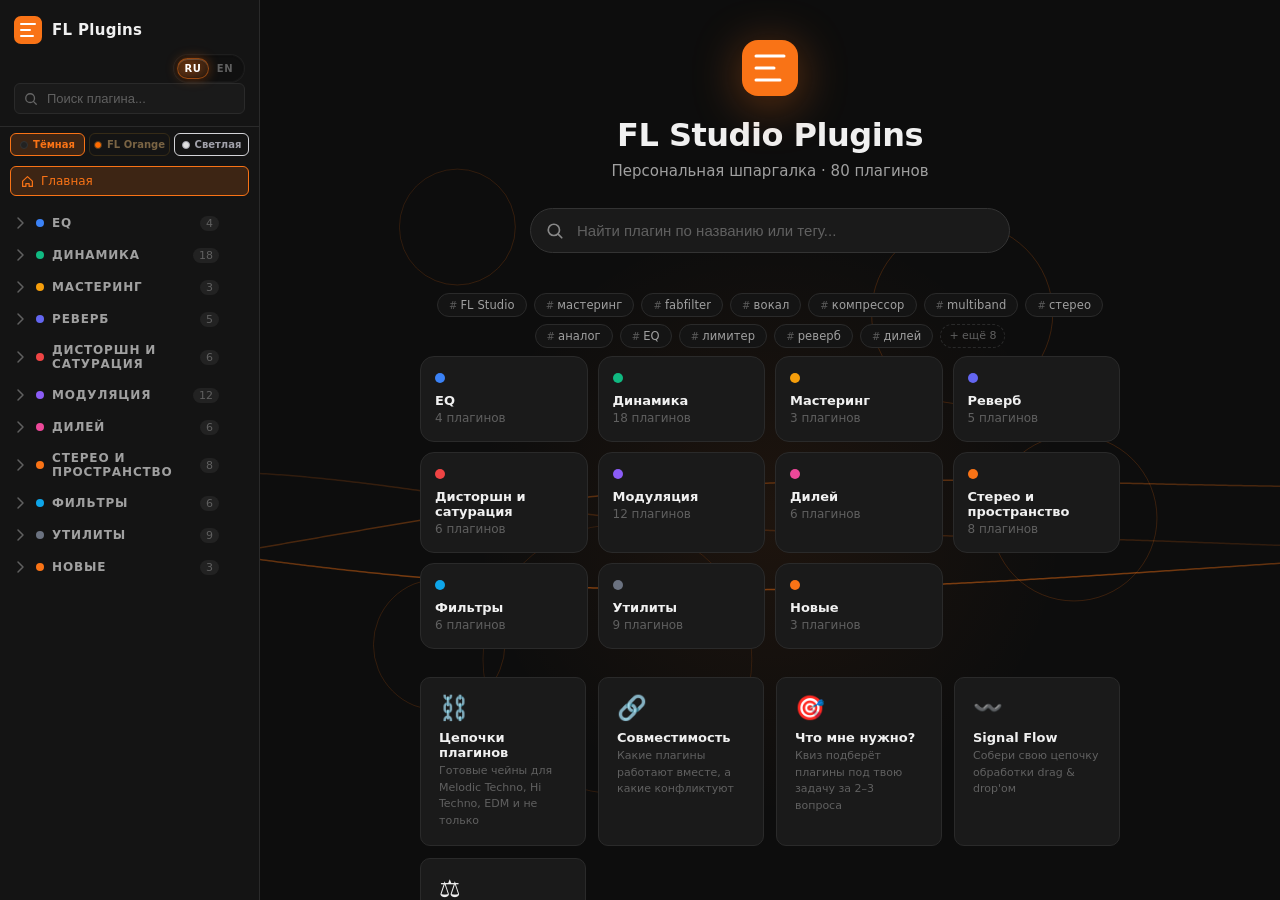
<file: index.html>
<!DOCTYPE html>
<html lang="ru">
<head>
  <meta charset="UTF-8">
  <meta name="viewport" content="width=device-width, initial-scale=1.0">
  <title>FL Studio — Plugin Cheatsheet</title>
  <link rel="stylesheet" href="css/styles.css">
</head>
<body>

  <!-- ===== MOBILE TOPBAR ===== -->
  <button id="mobile-menu-btn" aria-label="Меню" onclick="toggleSidebar()">
    <svg width="20" height="20" viewBox="0 0 16 16" fill="none">
      <path d="M2 4h12M2 8h12M2 12h12" stroke="currentColor" stroke-width="1.6" stroke-linecap="round"/>
    </svg>
  </button>
  <div id="sidebar-overlay" onclick="closeSidebar()"></div>

  <!-- ===== SIDEBAR ===== -->
  <aside id="sidebar">
    <div class="sidebar-top">
      <button id="sidebar-close-btn" aria-label="Закрыть меню" onclick="closeSidebar()">
        <svg width="16" height="16" viewBox="0 0 16 16" fill="none">
          <path d="M3 3l10 10M13 3L3 13" stroke="currentColor" stroke-width="1.6" stroke-linecap="round"/>
        </svg>
      </button>
      <div class="logo" onclick="goHome()" title="На главную" style="cursor:pointer">
        <svg width="28" height="28" viewBox="0 0 28 28" fill="none">
          <rect width="28" height="28" rx="7" fill="#F97316"/>
          <path d="M7 8h14M7 14h9M7 20h12" stroke="#fff" stroke-width="2" stroke-linecap="round"/>
        </svg>
        <span>FL Plugins</span>
      </div>
      <div class="lang-switch" id="lang-switch">
        <div class="lang-switch-thumb"></div>
        <button class="lang-switch-opt" id="lang-btn-ru" onclick="setLang('ru')">RU</button>
        <button class="lang-switch-opt" id="lang-btn-en" onclick="setLang('en')">EN</button>
      </div>
      <div class="sidebar-search-wrap">
        <svg class="search-icon" width="14" height="14" viewBox="0 0 16 16" fill="none">
          <circle cx="7" cy="7" r="5" stroke="#666" stroke-width="1.5"/>
          <path d="M11 11l3 3" stroke="#666" stroke-width="1.5" stroke-linecap="round"/>
        </svg>
        <input type="text" id="sidebar-search" placeholder="Поиск плагина...">
      </div>
    </div>

    <div class="sidebar-home-wrap">
      <button class="sidebar-home-btn" id="sidebar-home-btn" onclick="goHome()">
        <svg width="13" height="13" viewBox="0 0 16 16" fill="none">
          <path d="M2 7.5L8 2l6 5.5V14H10v-3.5H6V14H2V7.5z"
                stroke="currentColor" stroke-width="1.5"
                stroke-linejoin="round" stroke-linecap="round"/>
        </svg>
        Главная
      </button>
    </div>

    <nav id="plugin-tree">
      <!-- заполняется из app.js -->
    </nav>
  </aside>

  <!-- ===== MAIN ===== -->
  <main id="main">

    <!-- WELCOME SCREEN -->
    <div id="welcome">
      <canvas id="welcome-canvas"></canvas>
      <div class="welcome-glow"></div>
      <div class="welcome-inner">
        <div class="welcome-logo">
          <svg width="56" height="56" viewBox="0 0 56 56" fill="none">
            <rect width="56" height="56" rx="16" fill="#F97316"/>
            <path d="M14 16h28M14 28h18M14 40h24" stroke="#fff" stroke-width="3" stroke-linecap="round"/>
          </svg>
        </div>
        <h1>FL Studio Plugins</h1>
        <p>Персональная шпаргалка · <span id="total-count"></span> плагинов</p>
        <div class="welcome-search-wrap">
          <svg width="18" height="18" viewBox="0 0 16 16" fill="none">
            <circle cx="7" cy="7" r="5" stroke="#888" stroke-width="1.5"/>
            <path d="M11 11l3 3" stroke="#888" stroke-width="1.5" stroke-linecap="round"/>
          </svg>
          <input type="text" id="welcome-search" placeholder="Найти плагин по названию или тегу...">
        </div>
        <!-- Tag chips — заполняются из app.js -->
        <div id="tag-chips-wrap" class="tag-chips-wrap"></div>
        <div id="category-grid">
          <!-- карточки категорий из app.js -->
        </div>
      </div>
    </div>

    <!-- PLUGIN DETAIL -->
    <div id="plugin-detail" class="hidden">

      <div id="plugin-hero">
        <div id="plugin-hero-bg"></div>
        <div class="plugin-hero-content">
          <div id="plugin-icon-wrap">
            <!-- svg иконка из app.js -->
          </div>
          <div class="plugin-hero-meta">
            <div id="plugin-developer"></div>
            <h1 id="plugin-name"></h1>
            <p id="plugin-tagline"></p>
            <div id="plugin-badge-row"></div>
          </div>
        </div>
      </div>

      <div class="plugin-body">
        <div class="tabs" id="tabs">
          <button class="tab-btn active" data-tab="overview">Обзор</button>
          <button class="tab-btn" data-tab="guide">Полный гайд</button>
          <button class="tab-btn" data-tab="tips">Типсы и трюки</button>
          <button class="tab-btn" data-tab="params">Параметры</button>
          <button class="tab-btn tab-btn-forum" data-tab="forum">
            <svg width="11" height="11" viewBox="0 0 16 16" fill="none" style="margin-right:4px;vertical-align:-1px;flex-shrink:0">
              <path d="M2 3h12v8H9l-3 3v-3H2V3z" stroke="currentColor" stroke-width="1.5" stroke-linejoin="round"/>
            </svg>С форумов
          </button>
        </div>

        <div id="tab-overview" class="tab-pane active"></div>
        <div id="tab-guide"    class="tab-pane"></div>
        <div id="tab-tips"     class="tab-pane"></div>
        <div id="tab-params"   class="tab-pane"></div>
        <div id="tab-forum"    class="tab-pane"></div>
      </div>

    </div>

  </main>

  <!-- Sidebar hover tooltip -->
  <div id="sidebar-plugin-tooltip"></div>

  <script src="js/data.js"></script>
  <script src="js/chains.js"></script>
  <script src="js/chains.en.js"></script>
  <script src="js/lang.js"></script>
  <script src="js/data.en.js"></script>

  <script src="js/app/core.js"></script>
  <script src="js/app/helpers.js"></script>
  <script src="js/app/init.js"></script>
  <script src="js/app/tag-chips-welcome-canvas.js"></script>
  <script src="js/app/sidebar-categories.js"></script>
  <script src="js/app/category-screen-anim.js"></script>
  <script src="js/app/feature-screen.js"></script>
  <script src="js/app/chains-screen.js"></script>
  <script src="js/app/compat-quiz-screen.js"></script>
  <script src="js/app/plugin-detail.js"></script>
  <script src="js/app/tabs-search-screens.js"></script>
  <script src="js/app/keyboard-nav.js"></script>
  <script src="js/app/compare-screen.js"></script>
  <script src="js/app/param-animations.js"></script>
  <script src="js/app/signal-flow.js"></script>
  <script src="js/app/main.js"></script>
</body>
</html>
</file>
<file: css/styles.css>
/* ============================================================
   FL Studio Plugin Cheatsheet — Theme System
   ============================================================ */

/* ── Dark (default) ── */
:root,
[data-theme="dark"] {
  --bg:          #0d0d0d;
  --bg-2:        #141414;
  --bg-3:        #1a1a1a;
  --bg-4:        #222222;
  --border:      #2a2a2a;
  --border-2:    #333333;
  --text:        #f0f0f0;
  --text-2:      #a0a0a0;
  --text-3:      #606060;
  --accent:      #F97316;
  --accent-dim:  #c45d0f;
  --accent-glow: rgba(249,115,22,0.18);
  --hero-img-filter: brightness(0.9);
}

/* ── FL Studio Orange ── */
[data-theme="fl-orange"] {
  --bg:          #100e09;
  --bg-2:        #181408;
  --bg-3:        #201a0e;
  --bg-4:        #2a2214;
  --border:      #352b17;
  --border-2:    #4a3a20;
  --text:        #f5e8d0;
  --text-2:      #b89e78;
  --text-3:      #7a6444;
  --accent:      #FF6B00;
  --accent-dim:  #cc5500;
  --accent-glow: rgba(255,107,0,0.2);
  --hero-img-filter: brightness(0.85) sepia(0.15);
}

/* ── Light ── */
[data-theme="light"] {
  --bg:          #f4f4f5;
  --bg-2:        #ffffff;
  --bg-3:        #f0f0f1;
  --bg-4:        #e4e4e7;
  --border:      #d4d4d8;
  --border-2:    #a1a1aa;
  --text:        #18181b;
  --text-2:      #52525b;
  --text-3:      #a1a1aa;
  --accent:      #ea5c00;
  --accent-dim:  #c44d00;
  --accent-glow: rgba(234,92,0,0.12);
  --hero-img-filter: brightness(0.95) saturate(0.9);
}

:root {
  --radius-sm:   6px;
  --radius-md:   10px;
  --radius-lg:   14px;
  --sidebar-w:   260px;
  --transition:  0.18s ease;
}

*, *::before, *::after { box-sizing: border-box; margin: 0; padding: 0; }

html, body {
  height: 100%;
  background: var(--bg);
  color: var(--text);
  font-family: -apple-system, BlinkMacSystemFont, 'Segoe UI', system-ui, sans-serif;
  font-size: 14px;
  overflow: hidden;
}

/* ============================================================
   LAYOUT
   ============================================================ */

body { display: flex; height: 100vh; }

#sidebar {
  width: var(--sidebar-w);
  min-width: var(--sidebar-w);
  background: var(--bg-2);
  border-right: 1px solid var(--border);
  display: flex;
  flex-direction: column;
  overflow: hidden;
}

#main {
  flex: 1;
  overflow-y: auto;
  position: relative;
  background: var(--bg);
}

/* ============================================================
   SIDEBAR — TOP
   ============================================================ */

.sidebar-top {
  padding: 16px 14px 12px;
  border-bottom: 1px solid var(--border);
  flex-shrink: 0;
}

.logo {
  display: flex;
  align-items: center;
  gap: 10px;
  margin-bottom: 12px;
}

.logo span {
  font-size: 15px;
  font-weight: 600;
  color: var(--text);
  letter-spacing: 0.02em;
}

.sidebar-search-wrap {
  position: relative;
  clear: both;
}

.sidebar-search-wrap .search-icon {
  position: absolute;
  left: 10px;
  top: 50%;
  transform: translateY(-50%);
  pointer-events: none;
}

#sidebar-search {
  width: 100%;
  background: var(--bg-3);
  border: 1px solid var(--border);
  border-radius: var(--radius-sm);
  color: var(--text);
  font-size: 13px;
  padding: 7px 10px 7px 32px;
  outline: none;
  transition: border-color var(--transition);
}

#sidebar-search::placeholder { color: var(--text-3); }

#sidebar-search:focus {
  border-color: var(--accent);
}

/* ============================================================
   SIDEBAR — PLUGIN TREE
   ============================================================ */

#plugin-tree {
  flex: 1;
  overflow-y: auto;
  padding: 8px 0 16px;
}

#plugin-tree::-webkit-scrollbar { width: 4px; }
#plugin-tree::-webkit-scrollbar-track { background: transparent; }
#plugin-tree::-webkit-scrollbar-thumb { background: var(--bg-4); border-radius: 4px; }

/* Home button */
.sidebar-home-wrap {
  padding: 6px 10px 4px;
}

.sidebar-home-btn {
  display: flex;
  align-items: center;
  gap: 7px;
  width: 100%;
  padding: 7px 10px;
  background: var(--bg-3);
  border: 1px solid var(--border);
  border-radius: var(--radius-sm);
  color: var(--text-3);
  font-size: 12px;
  font-weight: 500;
  font-family: inherit;
  cursor: pointer;
  transition: all var(--transition);
  text-align: left;
}

.sidebar-home-btn:hover {
  background: var(--accent-glow);
  border-color: var(--accent);
  color: var(--accent);
}

.sidebar-home-btn.active {
  background: var(--accent-glow);
  border-color: var(--accent);
  color: var(--accent);
}

/* Category group */
.tree-category {
  margin-bottom: 2px;
}

.tree-cat-header {
  display: flex;
  align-items: center;
  gap: 8px;
  padding: 7px 14px;
  cursor: pointer;
  user-select: none;
  transition: background var(--transition);
  border-radius: 0;
}

.tree-cat-header:hover { background: var(--bg-3); }

.tree-cat-arrow {
  width: 14px;
  height: 14px;
  flex-shrink: 0;
  transition: transform 0.2s ease;
  color: var(--text-3);
}

.tree-category.open .tree-cat-arrow {
  transform: rotate(90deg);
}

.tree-cat-dot {
  width: 8px;
  height: 8px;
  border-radius: 50%;
  flex-shrink: 0;
}

.tree-cat-name {
  font-size: 12px;
  font-weight: 600;
  text-transform: uppercase;
  letter-spacing: 0.07em;
  color: var(--text-2);
  flex: 1;
}

/* Кнопка «открыть экран категории» в заголовке сайдбара */
.tree-cat-open-btn {
  opacity: 0;
  background: none;
  border: none;
  color: var(--text-3);
  cursor: pointer;
  padding: 2px 4px;
  border-radius: 4px;
  font-size: 12px;
  line-height: 1;
  transition: opacity 0.15s, color 0.15s, background 0.15s;
  flex-shrink: 0;
}
.tree-cat-header:hover .tree-cat-open-btn {
  opacity: 1;
}
.tree-cat-open-btn:hover {
  color: var(--accent);
  background: var(--accent-glow);
}

.tree-cat-count {
  font-size: 11px;
  color: var(--text-3);
  background: var(--bg-4);
  padding: 1px 6px;
  border-radius: 10px;
}

/* Plugin list inside category */
.tree-plugins {
  display: none;
  padding: 2px 0 4px 0;
}

.tree-category.open .tree-plugins { display: block; }

.tree-plugin {
  display: flex;
  align-items: center;
  gap: 8px;
  padding: 6px 14px 6px 36px;
  cursor: pointer;
  transition: background var(--transition);
  border-radius: 0;
  position: relative;
}

.tree-plugin:hover { background: var(--bg-3); }

.tree-plugin.active {
  background: var(--accent-glow);
}

.tree-plugin.active .tree-plugin-name {
  color: var(--accent);
}

.tree-plugin-name {
  font-size: 13px;
  color: var(--text-2);
  white-space: nowrap;
  overflow: hidden;
  text-overflow: ellipsis;
  transition: color var(--transition);
}

.tree-plugin-badge {
  margin-left: auto;
  font-size: 10px;
  padding: 1px 6px;
  border-radius: 8px;
  flex-shrink: 0;
  opacity: 0.7;
}

/* ============================================================
   WELCOME SCREEN
   ============================================================ */

#welcome {
  min-height: 100vh;
  display: flex;
  align-items: center;
  justify-content: center;
  padding: 40px 24px;
  position: relative;
  overflow: hidden;
}

#welcome-canvas {
  position: absolute;
  inset: 0;
  width: 100%;
  height: 100%;
  pointer-events: none;
  z-index: 0;
  opacity: 1;
  /* Маска: плавно гасим только у самых краёв */
  -webkit-mask-image: radial-gradient(ellipse 90% 85% at 50% 50%,
    black 40%, rgba(0,0,0,0.6) 70%, transparent 92%);
  mask-image: radial-gradient(ellipse 90% 85% at 50% 50%,
    black 40%, rgba(0,0,0,0.6) 70%, transparent 92%);
}

/* контент поверх канваса */
.welcome-glow,
.welcome-inner { position: relative; z-index: 1; }

.welcome-glow {
  position: absolute;
  width: 600px;
  height: 600px;
  border-radius: 50%;
  background: radial-gradient(circle, rgba(249,115,22,0.07) 0%, transparent 70%);
  top: 50%;
  left: 50%;
  transform: translate(-50%, -50%);
  pointer-events: none;
}

.welcome-inner {
  max-width: 700px;
  width: 100%;
  text-align: center;
  position: relative;
  z-index: 1;
}

.welcome-logo {
  display: flex;
  justify-content: center;
  margin-bottom: 20px;
}

.welcome-logo svg {
  filter: drop-shadow(0 8px 24px rgba(249,115,22,0.4));
}

#welcome h1 {
  font-size: 32px;
  font-weight: 700;
  color: var(--text);
  margin-bottom: 8px;
  letter-spacing: -0.5px;
}

#welcome p {
  font-size: 15px;
  color: var(--text-2);
  margin-bottom: 28px;
}

.welcome-search-wrap {
  position: relative;
  max-width: 480px;
  margin: 0 auto 36px;
}

.welcome-search-wrap svg {
  position: absolute;
  left: 16px;
  top: 50%;
  transform: translateY(-50%);
  pointer-events: none;
}

#welcome-search {
  width: 100%;
  background: var(--bg-3);
  border: 1px solid var(--border-2);
  border-radius: 50px;
  color: var(--text);
  font-size: 15px;
  padding: 13px 20px 13px 46px;
  outline: none;
  transition: border-color var(--transition), box-shadow var(--transition);
}

#welcome-search::placeholder { color: var(--text-3); }

#welcome-search:focus {
  border-color: var(--accent);
  box-shadow: 0 0 0 3px var(--accent-glow);
}

/* Category grid cards */
#category-grid {
  display: grid;
  grid-template-columns: repeat(auto-fill, minmax(150px, 1fr));
  gap: 10px;
}

.cat-card {
  background: var(--bg-3);
  border: 1px solid var(--border);
  border-radius: var(--radius-lg);
  padding: 16px 14px;
  cursor: pointer;
  transition: background var(--transition), border-color var(--transition), transform 0.15s ease;
  text-align: left;
}

.cat-card:hover {
  background: var(--bg-4);
  border-color: var(--border-2);
  transform: translateY(-2px);
}

.cat-card-dot {
  width: 10px;
  height: 10px;
  border-radius: 50%;
  margin-bottom: 10px;
}

.cat-card-name {
  font-size: 13px;
  font-weight: 600;
  color: var(--text);
  margin-bottom: 3px;
}

.cat-card-count {
  font-size: 12px;
  color: var(--text-3);
}

/* ============================================================
   PLUGIN DETAIL — HERO
   ============================================================ */

#plugin-detail {
  min-height: 100vh;
}

#plugin-hero {
  position: relative;
  padding: 36px 36px 32px;
  overflow: hidden;
  min-height: 200px;
  display: flex;
  align-items: stretch;
}

#plugin-hero-bg {
  position: absolute;
  inset: 0;
  z-index: 0;
}

/* bottom fade */
#plugin-hero::after {
  content: '';
  position: absolute;
  inset: 0;
  background: linear-gradient(to bottom, transparent 40%, rgba(13,13,13,0.98) 100%);
  z-index: 1;
  pointer-events: none;
}

.plugin-hero-content {
  position: relative;
  z-index: 2;
  display: flex;
  align-items: flex-start;
  gap: 24px;
  flex: 1;
  min-width: 0;
}

/* Screenshot — справа, видна как интерфейс */
#plugin-hero-img {
  position: absolute;
  right: 0;
  top: 0;
  height: 100%;
  width: auto;
  max-width: 55%;
  object-fit: cover;
  object-position: left top;
  z-index: 1;
  opacity: 0.82;
  /* fade слева чтобы не перекрывало текст */
  -webkit-mask-image: linear-gradient(to right, transparent 0%, black 28%, black 85%, transparent 100%);
  mask-image:         linear-gradient(to right, transparent 0%, black 28%, black 85%, transparent 100%);
  pointer-events: none;
  border-radius: 0;
  filter: var(--hero-img-filter, none);
}

/* Plugin icon */
#plugin-icon-wrap {
  flex-shrink: 0;
}

#plugin-icon-wrap svg,
#plugin-icon-wrap .plugin-icon-svg {
  width: 72px;
  height: 72px;
  border-radius: 18px;
  display: block;
  filter: drop-shadow(0 8px 20px rgba(0,0,0,0.5));
}

.plugin-icon-logo {
  width: 72px;
  height: 72px;
  border-radius: 18px;
  display: flex;
  align-items: center;
  justify-content: center;
  border: 1px solid rgba(255,255,255,0.12);
  backdrop-filter: blur(8px);
  filter: drop-shadow(0 8px 20px rgba(0,0,0,0.5));
  overflow: hidden;
}

.plugin-hero-meta {
  flex: 1;
  padding-top: 4px;
}

#plugin-developer {
  font-size: 12px;
  font-weight: 600;
  letter-spacing: 0.1em;
  text-transform: uppercase;
  color: var(--text-2);
  margin-bottom: 6px;
}

#plugin-name {
  font-size: 28px;
  font-weight: 700;
  color: #fff;
  letter-spacing: -0.5px;
  margin-bottom: 6px;
  text-shadow: 0 2px 10px rgba(0,0,0,0.5);
}

#plugin-tagline {
  font-size: 14px;
  color: rgba(255,255,255,0.65);
  margin-bottom: 14px;
  line-height: 1.5;
}

#plugin-badge-row {
  display: flex;
  flex-wrap: wrap;
  gap: 6px;
}

.hero-badge {
  font-size: 11px;
  font-weight: 500;
  padding: 3px 10px;
  border-radius: 20px;
  background: rgba(255,255,255,0.12);
  color: rgba(255,255,255,0.8);
  border: 1px solid rgba(255,255,255,0.15);
  backdrop-filter: blur(8px);
}

/* ============================================================
   PLUGIN DETAIL — BODY / TABS
   ============================================================ */

.plugin-body {
  padding: 0 36px 48px;
}

.tabs {
  display: flex;
  gap: 4px;
  border-bottom: 1px solid var(--border);
  margin-bottom: 28px;
  padding-top: 4px;
}

.tab-btn {
  background: none;
  border: none;
  color: var(--text-3);
  font-size: 13px;
  font-weight: 500;
  padding: 10px 16px;
  cursor: pointer;
  border-bottom: 2px solid transparent;
  margin-bottom: -1px;
  transition: color var(--transition), border-color var(--transition);
}

.tab-btn:hover { color: var(--text-2); }

.tab-btn.active {
  color: var(--accent);
  border-bottom-color: var(--accent);
}

.tab-pane { display: none; }
.tab-pane.active { display: block; }

/* ============================================================
   TAB — OVERVIEW
   ============================================================ */

.overview-grid {
  display: grid;
  grid-template-columns: 1fr 1fr;
  gap: 16px;
  margin-bottom: 20px;
}

@media (max-width: 700px) {
  .overview-grid { grid-template-columns: 1fr; }
}

.info-block {
  background: var(--bg-3);
  border: 1px solid var(--border);
  border-radius: var(--radius-md);
  padding: 18px 20px;
}

.info-block-label {
  font-size: 11px;
  font-weight: 600;
  letter-spacing: 0.09em;
  text-transform: uppercase;
  color: var(--text-3);
  margin-bottom: 10px;
}

.info-block p {
  font-size: 13px;
  color: var(--text-2);
  line-height: 1.65;
}

.info-block ul {
  list-style: none;
  display: flex;
  flex-direction: column;
  gap: 7px;
}

.info-block ul li {
  font-size: 13px;
  color: var(--text-2);
  line-height: 1.5;
  padding-left: 16px;
  position: relative;
}

.info-block ul li::before {
  content: '';
  position: absolute;
  left: 0;
  top: 8px;
  width: 5px;
  height: 5px;
  border-radius: 50%;
}

.pros-block ul li::before { background: #22c55e; }
.cons-block ul li::before { background: #ef4444; }

.use-block { grid-column: 1 / -1; }

.tags-row {
  display: flex;
  flex-wrap: wrap;
  gap: 6px;
  margin-top: 16px;
}

.tag {
  font-size: 11px;
  padding: 4px 10px;
  border-radius: 20px;
  background: var(--bg-4);
  color: var(--text-3);
  border: 1px solid var(--border);
}

/* ============================================================
   TAB — GUIDE (accordion)
   ============================================================ */

.guide-accordion {
  display: flex;
  flex-direction: column;
  gap: 6px;
}

.guide-item {
  background: var(--bg-3);
  border: 1px solid var(--border);
  border-radius: var(--radius-md);
  overflow: hidden;
  transition: border-color var(--transition);
}

.guide-item.open {
  border-color: var(--border-2);
}

.guide-item-header {
  display: flex;
  align-items: center;
  gap: 10px;
  padding: 12px 16px;
  cursor: pointer;
  user-select: none;
  transition: background var(--transition);
}

.guide-item-header:hover { background: var(--bg-4); }

.guide-item-arrow {
  width: 16px;
  height: 16px;
  flex-shrink: 0;
  color: var(--text-3);
  transition: transform 0.2s ease;
}

.guide-item.open .guide-item-arrow {
  transform: rotate(90deg);
  color: var(--accent);
}

.guide-item-accent {
  width: 3px;
  height: 14px;
  background: var(--accent);
  border-radius: 2px;
  flex-shrink: 0;
  opacity: 0.6;
  transition: opacity var(--transition);
}

.guide-item.open .guide-item-accent { opacity: 1; }

.guide-item-title {
  font-size: 13px;
  font-weight: 600;
  color: var(--text-2);
  flex: 1;
  transition: color var(--transition);
}

.guide-item.open .guide-item-title { color: var(--text); }

.guide-item-body {
  display: none;
  padding: 0 16px 14px 45px;
}

.guide-item.open .guide-item-body { display: block; }

.guide-item-body p {
  font-size: 13px;
  color: var(--text-2);
  line-height: 1.7;
  white-space: pre-line;
}

.param-table {
  width: 100%;
  border-collapse: collapse;
  margin-top: 4px;
}

.param-table th,
.param-table td {
  text-align: left;
  padding: 7px 12px;
  font-size: 12px;
  border-bottom: 1px solid var(--border);
}

.param-table th {
  color: var(--text-3);
  font-weight: 600;
  text-transform: uppercase;
  letter-spacing: 0.06em;
  background: var(--bg-4);
}

.param-table td { color: var(--text-2); }
.param-table tr:last-child td { border-bottom: none; }
.param-table td:first-child { color: var(--text); font-weight: 500; white-space: nowrap; }

/* ============================================================
   TAB — TIPS
   ============================================================ */

.tips-list {
  display: flex;
  flex-direction: column;
  gap: 12px;
}

.tip-card {
  background: var(--bg-3);
  border: 1px solid var(--border);
  border-left: 3px solid var(--accent);
  border-radius: var(--radius-md);
  padding: 14px 18px;
  display: flex;
  gap: 14px;
  align-items: flex-start;
}

.tip-num {
  font-size: 11px;
  font-weight: 700;
  color: var(--accent);
  background: var(--accent-glow);
  border-radius: 6px;
  padding: 2px 7px;
  flex-shrink: 0;
  margin-top: 1px;
}

.tip-text {
  font-size: 13px;
  color: var(--text-2);
  line-height: 1.65;
}

.tip-text strong {
  color: var(--text);
}

/* ============================================================
   BADGE COLORS
   ============================================================ */

.b-eq     { background: #1a3a5c; color: #60a5fa; }
.b-comp   { background: #1a3a2a; color: #4ade80; }
.b-limit  { background: #3a2a10; color: #fb923c; }
.b-fx     { background: #2a1a4a; color: #a78bfa; }
.b-reverb { background: #1a3535; color: #34d399; }
.b-delay  { background: #3a1a28; color: #f472b6; }
.b-spatial{ background: #3a2215; color: #fb923c; }
.b-master { background: #2a2a20; color: #d4d4aa; }
.b-util   { background: #3a1a1a; color: #f87171; }
.b-dist   { background: #3a2010; color: #fb923c; }
.b-filter { background: #1a3050; color: #93c5fd; }

.badge {
  font-size: 10px;
  font-weight: 600;
  padding: 2px 8px;
  border-radius: 10px;
  letter-spacing: 0.04em;
}

/* ============================================================
   SCROLLBAR — MAIN
   ============================================================ */

#main::-webkit-scrollbar { width: 6px; }
#main::-webkit-scrollbar-track { background: transparent; }
#main::-webkit-scrollbar-thumb { background: var(--bg-4); border-radius: 6px; }

/* ============================================================
   SEARCH RESULTS IN CENTER
   ============================================================ */

#search-results {
  padding: 24px 36px;
}

#search-results h2 {
  font-size: 14px;
  font-weight: 600;
  color: var(--text-2);
  margin-bottom: 16px;
}

.search-result-item {
  display: flex;
  align-items: center;
  gap: 12px;
  padding: 12px 16px;
  border-radius: var(--radius-md);
  cursor: pointer;
  transition: background var(--transition);
  border: 1px solid transparent;
}

.search-result-item:hover {
  background: var(--bg-3);
  border-color: var(--border);
}

.search-result-name {
  font-size: 14px;
  font-weight: 500;
  color: var(--text);
}

.search-result-cat {
  font-size: 12px;
  color: var(--text-3);
  margin-top: 2px;
}

/* ============================================================
   UTILS
   ============================================================ */

.hidden { display: none !important; }

/* fade-in animation */
@keyframes fadeIn {
  from { opacity: 0; transform: translateY(8px); }
  to   { opacity: 1; transform: translateY(0); }
}

#plugin-detail:not(.hidden),
#welcome {
  animation: fadeIn 0.22s ease;
}

/* ============================================================
   FEATURE NAV (welcome screen — 3 cards)
   ============================================================ */

.feature-nav {
  display: grid;
  grid-template-columns: repeat(4, 1fr);
  gap: 12px;
  margin-top: 28px;
  width: 100%;
  max-width: 800px;
}

.feature-card {
  background: var(--bg-3);
  border: 1px solid var(--border);
  border-radius: var(--radius-md);
  padding: 16px 18px;
  cursor: pointer;
  transition: border-color var(--transition), background var(--transition), transform 0.15s;
  text-align: left;
}

.feature-card:hover {
  border-color: var(--accent);
  background: var(--bg-4);
  transform: translateY(-2px);
}

.feature-card-icon { font-size: 24px; margin-bottom: 8px; display: block; }
.feature-card-name { font-size: 13px; font-weight: 700; color: var(--text); }
.feature-card-desc { font-size: 11px; color: var(--text-3); margin-top: 3px; line-height: 1.5; }

/* ============================================================
   SCREENS — chains, compat, quiz
   ============================================================ */

.feature-screen {
  padding: 32px 36px;
  max-width: 860px;
  margin: 0 auto;
  animation: fadeIn 0.22s ease;
}

.screen-header {
  display: flex;
  align-items: center;
  gap: 12px;
  margin-bottom: 28px;
}

.screen-back {
  display: flex;
  align-items: center;
  gap: 6px;
  font-size: 12px;
  color: var(--text-3);
  cursor: pointer;
  padding: 5px 8px;
  border-radius: var(--radius-sm);
  transition: color var(--transition), background var(--transition);
  border: none;
  background: none;
}

.screen-back:hover { color: var(--text); background: var(--bg-3); }

/* Back button on plugin detail hero */
.plugin-detail-back {
  display: none; /* shown dynamically */
  align-items: center;
  gap: 6px;
  font-size: 12px;
  color: var(--text-3);
  cursor: pointer;
  padding: 5px 10px;
  border-radius: var(--radius-sm);
  border: none;
  background: rgba(0,0,0,0.18);
  position: absolute;
  top: 14px;
  left: 18px;
  z-index: 10;
  transition: color 0.15s, background 0.15s;
}
.plugin-detail-back:hover { color: var(--text); background: rgba(0,0,0,0.32); }

.screen-title {
  font-size: 20px;
  font-weight: 700;
  color: var(--text);
  flex: 1;
}

/* ── Chains list ── */
.chains-genres {
  display: flex;
  gap: 8px;
  flex-wrap: wrap;
  margin-bottom: 20px;
}

.genre-pill {
  font-size: 11px;
  font-weight: 600;
  padding: 4px 12px;
  border-radius: 20px;
  border: 1px solid var(--border);
  cursor: pointer;
  color: var(--text-3);
  background: var(--bg-3);
  transition: all var(--transition);
}

.genre-pill.active, .genre-pill:hover {
  border-color: var(--accent);
  color: var(--accent);
  background: var(--accent-glow);
}

.chains-grid {
  display: grid;
  grid-template-columns: repeat(auto-fill, minmax(260px, 1fr));
  gap: 12px;
}

.chain-card {
  background: var(--bg-3);
  border: 1px solid var(--border);
  border-radius: var(--radius-md);
  padding: 16px;
  cursor: pointer;
  transition: border-color var(--transition), transform 0.15s;
  position: relative;
  overflow: hidden;
}

.chain-card::before {
  content: '';
  position: absolute;
  top: 0; left: 0; right: 0;
  height: 3px;
  background: var(--chain-color, var(--accent));
}

.chain-card:hover { border-color: var(--border-2); transform: translateY(-2px); }

.chain-card-header {
  display: flex;
  align-items: center;
  gap: 10px;
  margin-bottom: 8px;
}

.chain-icon { font-size: 22px; }

.chain-genre-tag {
  font-size: 10px;
  font-weight: 700;
  letter-spacing: 0.06em;
  text-transform: uppercase;
  padding: 2px 7px;
  border-radius: 10px;
  margin-left: auto;
  color: var(--chain-color, var(--accent));
  background: color-mix(in srgb, var(--chain-color, var(--accent)) 12%, transparent);
  border: 1px solid color-mix(in srgb, var(--chain-color, var(--accent)) 30%, transparent);
}

.chain-card-name { font-size: 13px; font-weight: 700; color: var(--text); margin-bottom: 5px; }
.chain-card-desc { font-size: 11px; color: var(--text-3); line-height: 1.5; }

.chain-plugins-preview {
  display: flex;
  gap: 4px;
  margin-top: 10px;
  flex-wrap: wrap;
}

.chain-plugin-dot {
  font-size: 10px;
  color: var(--text-3);
  background: var(--bg-4);
  padding: 2px 7px;
  border-radius: 8px;
  border: 1px solid var(--border);
}

/* ── Chain Detail ── */
.chain-detail-header {
  display: flex;
  align-items: flex-start;
  gap: 16px;
  margin-bottom: 24px;
  padding-bottom: 20px;
  border-bottom: 1px solid var(--border);
}

.chain-detail-icon { font-size: 40px; line-height: 1; }

.chain-detail-meta h1 { font-size: 22px; font-weight: 700; color: var(--text); margin-bottom: 6px; }
.chain-detail-meta p  { font-size: 13px; color: var(--text-2); line-height: 1.6; }

.chain-steps {
  display: flex;
  flex-direction: column;
  gap: 0;
  position: relative;
}

.chain-steps::before {
  content: '';
  position: absolute;
  left: 22px;
  top: 44px;
  bottom: 20px;
  width: 2px;
  background: linear-gradient(to bottom, var(--accent) 0%, var(--border) 100%);
  opacity: 0.4;
}

.chain-step {
  display: grid;
  grid-template-columns: 44px 1fr;
  gap: 16px;
  padding: 14px 0;
  align-items: start;
}

.chain-step-num {
  width: 44px;
  height: 44px;
  border-radius: 50%;
  background: var(--bg-3);
  border: 2px solid var(--border);
  display: flex;
  align-items: center;
  justify-content: center;
  font-size: 13px;
  font-weight: 700;
  color: var(--accent);
  flex-shrink: 0;
  position: relative;
  z-index: 1;
  transition: border-color var(--transition), background var(--transition);
}

.chain-step:hover .chain-step-num {
  border-color: var(--accent);
  background: var(--accent-glow);
}

.chain-step-body {
  background: var(--bg-3);
  border: 1px solid var(--border);
  border-radius: var(--radius-md);
  padding: 12px 16px;
  transition: border-color var(--transition);
  cursor: pointer;
}

.chain-step-body:hover { border-color: var(--accent); }

.chain-step-role {
  font-size: 10px;
  font-weight: 700;
  letter-spacing: 0.08em;
  text-transform: uppercase;
  color: var(--accent);
  margin-bottom: 3px;
}

.chain-step-name {
  font-size: 14px;
  font-weight: 700;
  color: var(--text);
  margin-bottom: 6px;
}

.chain-step-note {
  font-size: 12px;
  color: var(--text-2);
  line-height: 1.6;
}

/* ── Compat Matrix ── */
.compat-filter {
  display: flex;
  gap: 8px;
  flex-wrap: wrap;
  margin-bottom: 20px;
}

.compat-grid {
  display: grid;
  grid-template-columns: repeat(auto-fill, minmax(320px, 1fr));
  gap: 10px;
}

.compat-card {
  background: var(--bg-3);
  border: 1px solid var(--border);
  border-radius: var(--radius-md);
  padding: 14px 16px;
  display: grid;
  grid-template-columns: auto 1fr;
  gap: 10px 14px;
  align-items: start;
  transition: border-color var(--transition);
}

.compat-card:hover { border-color: var(--border-2); }

.compat-rating {
  display: flex;
  flex-direction: column;
  align-items: center;
  gap: 4px;
  padding-top: 2px;
}

.compat-dot {
  width: 12px; height: 12px;
  border-radius: 50%;
  flex-shrink: 0;
}

.compat-dot.perfect { background: #22C55E; box-shadow: 0 0 6px #22C55E66; }
.compat-dot.good    { background: #F59E0B; box-shadow: 0 0 6px #F59E0B66; }
.compat-dot.caution { background: #F97316; box-shadow: 0 0 6px #F9731666; }
.compat-dot.avoid   { background: #EF4444; box-shadow: 0 0 6px #EF444466; }

.compat-rating-text {
  font-size: 9px;
  font-weight: 700;
  text-transform: uppercase;
  letter-spacing: 0.04em;
}

.compat-rating-text.perfect { color: #22C55E; }
.compat-rating-text.good    { color: #F59E0B; }
.compat-rating-text.caution { color: #F97316; }
.compat-rating-text.avoid   { color: #EF4444; }

.compat-plugins {
  display: flex;
  align-items: center;
  gap: 6px;
  flex-wrap: wrap;
  margin-bottom: 5px;
}

.compat-plugin-name {
  font-size: 12px;
  font-weight: 700;
  color: var(--text);
  background: var(--bg-4);
  padding: 2px 8px;
  border-radius: 6px;
  border: 1px solid var(--border);
  cursor: pointer;
  transition: border-color var(--transition), color var(--transition);
}

.compat-plugin-name:hover { border-color: var(--accent); color: var(--accent); }

.compat-arrow { color: var(--text-3); font-size: 12px; }

.compat-label { font-size: 11px; font-weight: 600; color: var(--text-2); margin-bottom: 4px; }
.compat-note  { font-size: 12px; color: var(--text-3); line-height: 1.6; }

/* ── Quiz ── */
.quiz-wrap {
  max-width: 560px;
  margin: 0 auto;
}

.quiz-progress {
  height: 3px;
  background: var(--bg-4);
  border-radius: 2px;
  margin-bottom: 32px;
  overflow: hidden;
}

.quiz-progress-bar {
  height: 100%;
  background: var(--accent);
  border-radius: 2px;
  transition: width 0.4s ease;
}

.quiz-question {
  text-align: center;
  margin-bottom: 28px;
}

.quiz-q-icon { font-size: 36px; margin-bottom: 12px; display: block; }
.quiz-q-text { font-size: 20px; font-weight: 700; color: var(--text); }

.quiz-answers {
  display: flex;
  flex-direction: column;
  gap: 8px;
}

.quiz-answer-btn {
  background: var(--bg-3);
  border: 1px solid var(--border);
  border-radius: var(--radius-md);
  padding: 14px 20px;
  text-align: left;
  font-size: 14px;
  color: var(--text-2);
  cursor: pointer;
  transition: all var(--transition);
  font-family: inherit;
  display: flex;
  align-items: center;
  gap: 10px;
}

.quiz-answer-btn::after {
  content: '→';
  margin-left: auto;
  color: var(--text-3);
  font-size: 16px;
  transition: transform 0.15s, color 0.15s;
}

.quiz-answer-btn:hover {
  border-color: var(--accent);
  color: var(--text);
  background: var(--accent-glow);
}

.quiz-answer-btn:hover::after { transform: translateX(4px); color: var(--accent); }

/* Quiz Result */
.quiz-result {
  animation: fadeIn 0.3s ease;
}

.quiz-result-header {
  text-align: center;
  margin-bottom: 24px;
}

.quiz-result-emoji { font-size: 48px; display: block; margin-bottom: 10px; }
.quiz-result-title { font-size: 22px; font-weight: 700; color: var(--text); margin-bottom: 6px; }

.quiz-result-plugins {
  display: flex;
  flex-direction: column;
  gap: 6px;
  margin-bottom: 20px;
}

.quiz-result-plugin {
  background: var(--bg-3);
  border: 1px solid var(--border);
  border-radius: var(--radius-md);
  padding: 10px 14px;
  display: flex;
  align-items: center;
  gap: 10px;
  cursor: pointer;
  transition: border-color var(--transition), background var(--transition);
}

.quiz-result-plugin:hover { border-color: var(--accent); background: var(--accent-glow); }

.quiz-result-plugin-dot {
  width: 8px; height: 8px;
  border-radius: 50%;
  flex-shrink: 0;
}

.quiz-result-plugin-name {
  font-size: 13px; font-weight: 600; color: var(--text); flex: 1;
}

.quiz-result-plugin-arr { color: var(--text-3); font-size: 12px; }

.quiz-result-tips {
  background: var(--bg-3);
  border: 1px solid var(--border);
  border-radius: var(--radius-md);
  padding: 16px;
  margin-bottom: 20px;
}

.quiz-result-tips h3 {
  font-size: 11px;
  font-weight: 700;
  text-transform: uppercase;
  letter-spacing: 0.08em;
  color: var(--text-3);
  margin-bottom: 10px;
}

.quiz-result-tips ul { list-style: none; display: flex; flex-direction: column; gap: 7px; }
.quiz-result-tips li {
  font-size: 12px; color: var(--text-2); line-height: 1.6;
  padding-left: 16px; position: relative;
}
.quiz-result-tips li::before {
  content: '›'; position: absolute; left: 0;
  color: var(--accent); font-size: 14px; font-weight: 700;
}

.quiz-result-chain-btn {
  display: flex;
  align-items: center;
  gap: 8px;
  background: var(--accent);
  color: #000;
  border: none;
  border-radius: var(--radius-md);
  padding: 12px 20px;
  font-size: 13px;
  font-weight: 700;
  cursor: pointer;
  transition: opacity var(--transition);
  width: 100%;
  justify-content: center;
  font-family: inherit;
  margin-bottom: 10px;
}

.quiz-result-chain-btn:hover { opacity: 0.88; }

.quiz-restart-btn {
  display: flex;
  align-items: center;
  gap: 6px;
  background: none;
  border: 1px solid var(--border);
  border-radius: var(--radius-md);
  padding: 10px 20px;
  font-size: 12px;
  color: var(--text-3);
  cursor: pointer;
  transition: all var(--transition);
  width: 100%;
  justify-content: center;
  font-family: inherit;
}

.quiz-restart-btn:hover { border-color: var(--border-2); color: var(--text); }

/* ============================================================
   TAB — FORUM TIPS
   ============================================================ */

.tab-btn-forum {
  display: flex;
  align-items: center;
  gap: 0;
}

.forum-tips-wrap {
  display: flex;
  flex-direction: column;
  gap: 10px;
}

.forum-tip-card {
  background: var(--bg-3);
  border: 1px solid var(--border);
  border-radius: var(--radius-md);
  padding: 14px 16px;
  display: grid;
  grid-template-columns: auto 1fr;
  gap: 10px 14px;
  align-items: start;
  transition: border-color var(--transition), background var(--transition);
}

.forum-tip-card:hover {
  border-color: var(--border-2);
  background: var(--bg-4);
}

.forum-tip-quote {
  font-size: 28px;
  line-height: 1;
  color: var(--accent);
  opacity: 0.35;
  font-family: Georgia, serif;
  margin-top: -4px;
  grid-row: 1 / 3;
}

.forum-tip-meta {
  display: flex;
  align-items: center;
  gap: 8px;
  flex-wrap: wrap;
}

.forum-source-badge {
  font-size: 10px;
  font-weight: 700;
  letter-spacing: 0.06em;
  text-transform: uppercase;
  padding: 2px 7px;
  border-radius: 10px;
  border: 1px solid;
}

.forum-source-badge.src-reddit   { color: #FF6314; border-color: #FF631433; background: #FF631411; }
.forum-source-badge.src-kvr      { color: #5B9BD5; border-color: #5B9BD533; background: #5B9BD511; }
.forum-source-badge.src-gear     { color: #22C55E; border-color: #22C55E33; background: #22C55E11; }
.forum-source-badge.src-fl       { color: #F97316; border-color: #F9731633; background: #F9731611; }
.forum-source-badge.src-yt       { color: #EF4444; border-color: #EF444433; background: #EF444411; }
.forum-source-badge.src-discord  { color: #7C83F7; border-color: #7C83F733; background: #7C83F711; }
.forum-source-badge.src-other    { color: var(--text-3); border-color: var(--border); background: transparent; }

.forum-tip-author {
  font-size: 11px;
  color: var(--text-3);
}

.forum-tip-text {
  font-size: 13px;
  color: var(--text-2);
  line-height: 1.7;
  grid-column: 2;
}

.forum-tip-text strong { color: var(--text); }
.forum-tip-text code {
  font-family: 'Courier New', monospace;
  font-size: 12px;
  background: var(--bg);
  padding: 1px 5px;
  border-radius: 3px;
  color: var(--accent);
}

.forum-empty {
  padding: 32px 0;
  text-align: center;
  color: var(--text-3);
  font-size: 13px;
}

.forum-empty svg {
  display: block;
  margin: 0 auto 10px;
  opacity: 0.3;
}

/* Скрин в теле гайда */
.guide-item-img {
  width: 100%;
  max-width: 520px;
  border-radius: var(--radius-md);
  margin-top: 10px;
  border: 1px solid var(--border);
  display: block;
}

/* Guide screenshot inline */
.guide-section-img {
  width: 100%;
  border-radius: var(--radius-sm);
  margin-top: 8px;
  border: 1px solid var(--border);
  opacity: 0.9;
}

/* ============================================================
   THEME SWITCHER
   ============================================================ */

.theme-switcher {
  display: flex;
  align-items: center;
  gap: 4px;
  padding: 6px 10px 4px;
}

.theme-btn {
  flex: 1;
  display: flex;
  align-items: center;
  justify-content: center;
  gap: 5px;
  padding: 5px 4px;
  border-radius: var(--radius-sm);
  border: 1px solid var(--border);
  background: none;
  cursor: pointer;
  font-size: 10px;
  font-weight: 600;
  color: var(--text-3);
  font-family: inherit;
  transition: all var(--transition);
  white-space: nowrap;
}

.theme-btn:hover   { border-color: var(--border-2); color: var(--text-2); }
.theme-btn.active  { border-color: var(--accent); color: var(--accent); background: var(--accent-glow); }

.theme-btn-dot {
  width: 8px; height: 8px;
  border-radius: 50%;
  flex-shrink: 0;
}

.lang-switch {
  position: relative;
  display: inline-flex;
  align-items: center;
  float: right;
  margin-top: -2px;
  padding: 3px;
  border-radius: 18px;
  background: rgba(0, 0, 0, 0.18);
  border: 1px solid rgba(255, 255, 255, 0.06);
  box-shadow:
    inset 0 1px 3px rgba(0, 0, 0, 0.35),
    inset 0 0 0 1px rgba(255, 255, 255, 0.03);
}

.lang-switch-thumb {
  position: absolute;
  z-index: 1;
  top: 3px;
  left: 3px;
  width: 32px;
  height: calc(100% - 6px);
  border-radius: 14px;
  background: linear-gradient(135deg,
    rgba(249, 115, 22, 0.30) 0%,
    rgba(249, 115, 22, 0.12) 100%);
  backdrop-filter: blur(10px);
  -webkit-backdrop-filter: blur(10px);
  border: 1px solid rgba(249, 115, 22, 0.45);
  box-shadow:
    0 0 12px rgba(249, 115, 22, 0.35),
    0 1px 2px rgba(0, 0, 0, 0.25),
    inset 0 1px 0 rgba(255, 255, 255, 0.16),
    inset 0 -1px 0 rgba(0, 0, 0, 0.12);
  transition: transform 0.32s cubic-bezier(0.34, 1.45, 0.64, 1);
  pointer-events: none;
}

.lang-switch[data-lang="en"] .lang-switch-thumb {
  transform: translateX(32px);
}

.lang-switch.no-anim .lang-switch-thumb {
  transition: none;
}

.lang-switch-opt {
  position: relative;
  z-index: 2;
  width: 32px;
  padding: 5px 0;
  border: none;
  background: none;
  cursor: pointer;
  font-size: 10px;
  font-weight: 700;
  letter-spacing: 0.06em;
  font-family: inherit;
  color: var(--text-3);
  border-radius: 14px;
  text-align: center;
  transition: color 0.25s;
}

.lang-switch-opt:hover { color: var(--text-2); }
.lang-switch-opt.active { color: #fff; text-shadow: 0 0 8px rgba(249, 115, 22, 0.6); }

/* ============================================================
   COMPARE SCREEN
   ============================================================ */

.compare-select-wrap {
  display: grid;
  grid-template-columns: 1fr auto 1fr;
  gap: 12px;
  align-items: center;
  margin-bottom: 24px;
}

.compare-plugin-picker {
  background: var(--bg-3);
  border: 1px solid var(--border);
  border-radius: var(--radius-md);
  padding: 12px 14px;
  cursor: pointer;
  transition: border-color var(--transition);
  min-height: 64px;
  display: flex;
  align-items: center;
  gap: 10px;
}

.compare-plugin-picker:hover  { border-color: var(--border-2); }
.compare-plugin-picker.filled { border-color: var(--accent); }

.compare-picker-dot {
  width: 10px; height: 10px;
  border-radius: 50%;
  flex-shrink: 0;
}

.compare-picker-name { font-size: 13px; font-weight: 700; color: var(--text); }
.compare-picker-dev  { font-size: 11px; color: var(--text-3); margin-top: 1px; }
.compare-picker-hint { font-size: 12px; color: var(--text-3); }

.compare-vs {
  font-size: 18px; font-weight: 900;
  color: var(--text-3);
  text-align: center;
}

.compare-split {
  display: grid;
  grid-template-columns: 1fr 1fr;
  gap: 16px;
}

.compare-col-header {
  padding: 14px 16px;
  border-radius: var(--radius-md) var(--radius-md) 0 0;
  border: 1px solid var(--border);
  border-bottom: none;
  display: flex;
  align-items: center;
  gap: 10px;
}

.compare-col-body {
  border: 1px solid var(--border);
  border-radius: 0 0 var(--radius-md) var(--radius-md);
  overflow: hidden;
}

.compare-section {
  padding: 12px 16px;
  border-bottom: 1px solid var(--border);
}

.compare-section:last-child { border-bottom: none; }

.compare-section-title {
  font-size: 10px;
  font-weight: 700;
  text-transform: uppercase;
  letter-spacing: 0.08em;
  color: var(--text-3);
  margin-bottom: 8px;
}

.compare-desc {
  font-size: 12px;
  color: var(--text-2);
  line-height: 1.6;
}

.compare-list {
  list-style: none;
  display: flex;
  flex-direction: column;
  gap: 5px;
}

.compare-list li {
  font-size: 12px;
  color: var(--text-2);
  line-height: 1.5;
  padding-left: 14px;
  position: relative;
}

.compare-list.pros li::before { content: '✓'; position: absolute; left: 0; color: #22C55E; font-size: 10px; top: 2px; }
.compare-list.cons li::before { content: '✕'; position: absolute; left: 0; color: #EF4444; font-size: 10px; top: 2px; }

.compare-tags {
  display: flex;
  flex-wrap: wrap;
  gap: 4px;
}

.compare-tag {
  font-size: 10px;
  padding: 2px 7px;
  border-radius: 8px;
  background: var(--bg-4);
  color: var(--text-3);
  border: 1px solid var(--border);
}

/* Plugin picker modal */
.plugin-picker-modal {
  position: fixed;
  inset: 0;
  background: rgba(0,0,0,0.7);
  display: flex;
  align-items: center;
  justify-content: center;
  z-index: 1000;
  animation: fadeIn 0.15s ease;
}

.plugin-picker-box {
  background: var(--bg-2);
  border: 1px solid var(--border-2);
  border-radius: var(--radius-lg);
  width: 420px;
  max-height: 70vh;
  display: flex;
  flex-direction: column;
  overflow: hidden;
  box-shadow: 0 24px 64px rgba(0,0,0,0.6);
}

.plugin-picker-search {
  padding: 14px 16px;
  border-bottom: 1px solid var(--border);
  display: flex;
  align-items: center;
  gap: 10px;
}

.plugin-picker-search input {
  flex: 1;
  background: none;
  border: none;
  color: var(--text);
  font-size: 14px;
  font-family: inherit;
  outline: none;
}

.plugin-picker-list {
  overflow-y: auto;
  flex: 1;
}

.plugin-picker-item {
  display: flex;
  align-items: center;
  gap: 10px;
  padding: 10px 16px;
  cursor: pointer;
  transition: background var(--transition);
  border-bottom: 1px solid var(--border);
}

.plugin-picker-item:hover { background: var(--bg-3); }
.plugin-picker-item:last-child { border-bottom: none; }

.plugin-picker-item-dot  { width: 8px; height: 8px; border-radius: 50%; flex-shrink: 0; }
.plugin-picker-item-name { font-size: 13px; font-weight: 600; color: var(--text); }
.plugin-picker-item-dev  { font-size: 11px; color: var(--text-3); margin-left: auto; }

/* Compare button on plugin hero */
.hero-compare-btn {
  display: inline-flex;
  align-items: center;
  gap: 6px;
  margin-top: 10px;
  padding: 6px 12px;
  border-radius: var(--radius-sm);
  border: 1px solid var(--border-2);
  background: rgba(255,255,255,0.06);
  color: var(--text-2);
  font-size: 11px;
  font-weight: 600;
  cursor: pointer;
  transition: all var(--transition);
  font-family: inherit;
}

.hero-compare-btn:hover { border-color: var(--accent); color: var(--accent); background: var(--accent-glow); }

/* ============================================================
   KEYBOARD NAV — focus indicator
   ============================================================ */

.tree-plugin.kb-focus {
  background: var(--accent-glow);
  outline: 1px solid var(--accent);
  outline-offset: -1px;
}

/* kbd hint */
.kbd-hint {
  display: inline-flex;
  align-items: center;
  gap: 3px;
  font-size: 10px;
  color: var(--text-3);
  margin-left: auto;
}

.kbd {
  background: var(--bg-4);
  border: 1px solid var(--border-2);
  border-radius: 3px;
  padding: 1px 5px;
  font-size: 10px;
  color: var(--text-3);
  font-family: inherit;
  line-height: 1.6;
}

/* ============================================================
   ANIMATED PARAM PREVIEW
   ============================================================ */

.param-table tr {
  position: relative;
}

.param-preview-wrap {
  position: relative;
  display: flex;
  align-items: center;
  gap: 8px;
}

.param-anim-trigger {
  position: relative;
}

.param-anim-popup {
  position: absolute;
  left: 50%;
  bottom: calc(100% + 8px);
  transform: translateX(-50%);
  background: var(--bg-2);
  border: 1px solid var(--border-2);
  border-radius: var(--radius-md);
  padding: 10px;
  pointer-events: none;
  opacity: 0;
  transition: opacity 0.15s ease;
  z-index: 200;
  box-shadow: 0 8px 24px rgba(0,0,0,0.5);
  white-space: nowrap;
}

.param-anim-trigger:hover .param-anim-popup { opacity: 1; }

.param-anim-popup svg { display: block; }

/* Animations for SVG previews */
@keyframes eq-peak {
  0%, 100% { d: path("M0,40 L20,40 Q30,15 40,40 L80,40"); }
  50%       { d: path("M0,40 L15,40 Q30,5  40,40 L80,40"); }
}

@keyframes wave-compress {
  0%, 100% { transform: scaleY(1); }
  50%       { transform: scaleY(0.4); }
}

@keyframes thresh-line {
  0%, 100% { transform: translateY(0); }
  50%       { transform: translateY(-8px); }
}

@keyframes release-curve {
  0%   { d: path("M0,5 Q20,5 40,40"); }
  50%  { d: path("M0,5 Q30,5 40,40"); }
  100% { d: path("M0,5 Q20,5 40,40"); }
}

@keyframes decay-env {
  0%, 100% { opacity: 0.5; transform: scaleX(0.8); }
  50%       { opacity: 1;   transform: scaleX(1.1); }
}

@keyframes ratio-slope {
  0%, 100% { transform: rotate(20deg); }
  50%       { transform: rotate(35deg); }
}

@keyframes lfo-wave {
  0%   { transform: translateX(0); }
  100% { transform: translateX(-20px); }
}

@keyframes width-pulse {
  0%, 100% { transform: scaleX(0.6); }
  50%       { transform: scaleX(1.0); }
}

@keyframes spin-slow {
  from { transform: rotate(0deg); }
  to   { transform: rotate(360deg); }
}

@keyframes blink-fade {
  0%, 100% { opacity: 0.2; }
  50%       { opacity: 1; }
}

/* ============================================================
   CATEGORY SCREEN
   ============================================================ */

#cat-screen-wrap {
  position: relative;
  min-height: 100%;
  overflow: hidden;
}

#cat-bg-canvas {
  position: fixed;
  top: 0;
  left: var(--sidebar-w);
  right: 0;
  width: calc(100vw - var(--sidebar-w));
  height: 100vh;
  pointer-events: none;
  z-index: 0;
  /* Двойная маска: затухание снизу + затухание слева */
  -webkit-mask-image:
    linear-gradient(to right,  transparent 0%, rgba(0,0,0,0.4) 12%, black 28%),
    linear-gradient(to bottom, transparent 0%, rgba(0,0,0,0.15) 8%, rgba(0,0,0,0.55) 22%, rgba(0,0,0,0.75) 45%, transparent 78%);
  -webkit-mask-composite: source-in;
  mask-image:
    linear-gradient(to right,  transparent 0%, rgba(0,0,0,0.4) 12%, black 28%),
    linear-gradient(to bottom, transparent 0%, rgba(0,0,0,0.15) 8%, rgba(0,0,0,0.55) 22%, rgba(0,0,0,0.75) 45%, transparent 78%);
  mask-composite: intersect;
  opacity: 0.38;
}

.cat-screen-inner {
  position: relative;
  z-index: 1;
  padding: 32px 36px;
  max-width: 1100px;
  margin: 0 auto;           /* центрирование контента */
}

/* Category header */
.cat-screen-header {
  display: flex;
  align-items: center;
  gap: 16px;
  margin-bottom: 28px;
  padding-bottom: 20px;
  border-bottom: 1px solid var(--border);
}

.cat-screen-icon {
  width: 52px;
  height: 52px;
  border-radius: var(--radius-md);
  display: flex;
  align-items: center;
  justify-content: center;
  font-size: 24px;
  flex-shrink: 0;
  border: 1px solid;
}

.cat-screen-title { font-size: 24px; font-weight: 800; color: var(--text); }
.cat-screen-count {
  font-size: 12px;
  color: var(--text-3);
  margin-top: 3px;
}
.cat-screen-desc  { font-size: 13px; color: var(--text-2); margin-top: 4px; line-height: 1.5; }

/* Plugin grid */
.cat-plugins-grid {
  display: grid;
  grid-template-columns: repeat(auto-fill, minmax(195px, 220px));
  gap: 14px;
  justify-content: center;  /* карточки по центру, не растянуты */
}

.cat-plugin-card {
  background: var(--bg-2);
  border: 1px solid var(--border);
  border-radius: var(--radius-md);
  padding: 0;
  cursor: pointer;
  transition: border-color var(--transition), transform 0.15s, box-shadow 0.15s;
  overflow: hidden;
  position: relative;
}

.cat-plugin-card:hover {
  border-color: var(--border-2);
  transform: translateY(-3px);
  box-shadow: 0 8px 24px rgba(0,0,0,0.35);
}

.cat-plugin-card-top {
  height: 4px;
  width: 100%;
}

.cat-plugin-card-body {
  padding: 14px 14px 12px;
}

.cat-plugin-card-logo {
  width: 36px;
  height: 36px;
  border-radius: 8px;
  margin-bottom: 8px;
  display: flex;
  align-items: center;
  justify-content: center;
  overflow: hidden;
}

.cat-plugin-card-logo img {
  width: 100%;
  height: 100%;
  object-fit: contain;
  padding: 5px;
}

.cat-plugin-card-name {
  font-size: 13px;
  font-weight: 700;
  color: var(--text);
  margin-bottom: 2px;
}

.cat-plugin-card-dev {
  font-size: 10px;
  color: var(--text-3);
  text-transform: uppercase;
  letter-spacing: 0.05em;
  margin-bottom: 6px;
}

.cat-plugin-card-desc {
  font-size: 11px;
  color: var(--text-2);
  line-height: 1.5;
  margin-bottom: 8px;
  display: -webkit-box;
  -webkit-line-clamp: 2;
  -webkit-box-orient: vertical;
  overflow: hidden;
}

.cat-plugin-card-footer {
  display: flex;
  align-items: center;
  justify-content: space-between;
}

/* Canvas animation hint */
.cat-anim-label {
  position: fixed;
  bottom: 16px;
  right: 20px;
  font-size: 10px;
  color: var(--text-3);
  opacity: 0.4;
  pointer-events: none;
  z-index: 2;
}

/* ============================================================
   SCREEN TRANSITIONS — slide-in from right + fade
============================================================ */
@keyframes screenSlideIn {
  from { opacity: 0; transform: translateX(32px) scale(0.985); }
  to   { opacity: 1; transform: translateX(0)    scale(1); }
}
@keyframes screenSlideOut {
  from { opacity: 1; transform: translateX(0)     scale(1); }
  to   { opacity: 0; transform: translateX(-24px) scale(0.985); }
}
@keyframes detailSlideIn {
  from { opacity: 0; transform: translateX(40px); }
  to   { opacity: 1; transform: translateX(0); }
}

.screen-enter        { animation: screenSlideIn 0.28s cubic-bezier(0.22,0.68,0,1.2) both; }
.screen-exit         { animation: screenSlideOut 0.18s ease forwards; pointer-events: none; }
#plugin-detail.anim  { animation: detailSlideIn 0.26s cubic-bezier(0.22,0.68,0,1.2) both; }

/* Page transition */
.feature-screen { animation: screenSlideIn 0.28s cubic-bezier(0.22,0.68,0,1.2) both; }

@keyframes catFadeIn {
  from { opacity: 0; transform: translateY(12px); }
  to   { opacity: 1; transform: translateY(0); }
}

.cat-screen-inner { animation: catFadeIn 0.3s ease; }

/* ============================================================
   TAG CHIPS — welcome screen
============================================================ */
.tag-chips-wrap {
  display: flex;
  flex-wrap: wrap;
  gap: 7px;
  justify-content: center;
  padding: 4px 0 2px;
  max-width: 680px;
  margin: 0 auto 6px;
}
.tag-chip {
  display: inline-flex;
  align-items: center;
  gap: 3px;
  padding: 4px 11px;
  border-radius: 20px;
  font-size: 11.5px;
  font-weight: 500;
  color: var(--text-2);
  background: var(--bg-2);
  border: 1px solid var(--border);
  cursor: pointer;
  transition: background var(--transition), color var(--transition),
              border-color var(--transition), transform 0.12s;
  user-select: none;
  letter-spacing: 0.01em;
}
.tag-chip:hover {
  background: var(--bg-3);
  color: var(--text);
  border-color: var(--border-2);
  transform: translateY(-1px);
}
.tag-chip.active {
  background: var(--accent);
  color: #fff;
  border-color: var(--accent);
  font-weight: 600;
}
.tag-chip-hash {
  opacity: 0.5;
  font-size: 10px;
}
.tag-chips-more {
  font-size: 11px;
  color: var(--text-3);
  cursor: pointer;
  padding: 4px 8px;
  border-radius: 20px;
  border: 1px dashed var(--border);
  background: none;
  transition: color var(--transition);
}
.tag-chips-more:hover { color: var(--text); border-color: var(--border-2); }

/* ============================================================
   SIDEBAR HOVER TOOLTIP
============================================================ */
#sidebar-plugin-tooltip {
  position: fixed;
  left: calc(var(--sidebar-w) + 6px);
  z-index: 9999;
  pointer-events: none;
  opacity: 0;
  transform: translateX(-6px);
  transition: opacity 0.15s ease, transform 0.15s ease;
  max-width: 230px;
}
#sidebar-plugin-tooltip.visible {
  opacity: 1;
  transform: translateX(0);
}
.stt-box {
  background: var(--bg-3);
  border: 1px solid var(--border-2);
  border-radius: var(--radius-md);
  padding: 11px 13px;
  box-shadow: 0 8px 28px rgba(0,0,0,0.45);
}
.stt-top {
  display: flex;
  align-items: center;
  gap: 9px;
  margin-bottom: 7px;
}
.stt-dot {
  width: 10px;
  height: 10px;
  border-radius: 50%;
  flex-shrink: 0;
}
.stt-name {
  font-size: 13px;
  font-weight: 700;
  color: var(--text);
  white-space: nowrap;
  overflow: hidden;
  text-overflow: ellipsis;
}
.stt-dev {
  font-size: 10px;
  color: var(--text-3);
  text-transform: uppercase;
  letter-spacing: 0.05em;
  margin-bottom: 6px;
}
.stt-desc {
  font-size: 11.5px;
  color: var(--text-2);
  line-height: 1.5;
  margin-bottom: 8px;
}
.stt-footer {
  display: flex;
  align-items: center;
  justify-content: space-between;
}
.stt-hint {
  font-size: 10px;
  color: var(--text-3);
}

/* ============================================================
   SIGNAL FLOW VISUALIZER
============================================================ */
.sf-wrap {
  display: flex;
  gap: 20px;
  min-height: calc(100vh - 140px);
}

/* Plugin palette (left) */
.sf-palette {
  width: 200px;
  flex-shrink: 0;
  display: flex;
  flex-direction: column;
  gap: 6px;
}
.sf-palette-title {
  font-size: 11px;
  font-weight: 600;
  color: var(--text-3);
  text-transform: uppercase;
  letter-spacing: 0.07em;
  padding: 0 0 6px;
  border-bottom: 1px solid var(--border);
  margin-bottom: 2px;
}
.sf-palette-search {
  background: var(--bg-2);
  border: 1px solid var(--border);
  border-radius: var(--radius-sm);
  padding: 6px 10px;
  font-size: 12px;
  color: var(--text);
  font-family: inherit;
  width: 100%;
  box-sizing: border-box;
  margin-bottom: 4px;
}
.sf-palette-search:focus { outline: none; border-color: var(--accent); }
.sf-palette-list {
  flex: 1;
  overflow-y: auto;
  display: flex;
  flex-direction: column;
  gap: 4px;
}
.sf-palette-item {
  display: flex;
  align-items: center;
  gap: 8px;
  padding: 7px 9px;
  border-radius: var(--radius-sm);
  border: 1px solid var(--border);
  background: var(--bg-2);
  cursor: grab;
  font-size: 12px;
  color: var(--text);
  transition: border-color 0.12s, background 0.12s, transform 0.12s;
  user-select: none;
}
.sf-palette-item:hover  { border-color: var(--border-2); background: var(--bg-3); transform: translateX(2px); }
.sf-palette-item:active { cursor: grabbing; }
.sf-palette-dot { width: 8px; height: 8px; border-radius: 50%; flex-shrink: 0; }
.sf-palette-cat { font-size: 9.5px; color: var(--text-3); margin-left: auto; }

/* Main rack area */
.sf-rack {
  flex: 1;
  display: flex;
  flex-direction: column;
  gap: 0;
}
.sf-rack-hint {
  text-align: center;
  padding: 60px 20px;
  color: var(--text-3);
  font-size: 13px;
  border: 2px dashed var(--border);
  border-radius: var(--radius-md);
  transition: border-color 0.15s, background 0.15s;
}
.sf-rack-hint.drag-over {
  border-color: var(--accent);
  background: var(--accent-glow);
  color: var(--accent);
}
.sf-slot {
  position: relative;
  display: flex;
  align-items: stretch;
  margin-bottom: 0;
}
.sf-slot-connector {
  display: flex;
  flex-direction: column;
  align-items: center;
  width: 32px;
  flex-shrink: 0;
  position: relative;
  z-index: 1;
}
.sf-connector-line {
  width: 2px;
  flex: 1;
  background: var(--border-2);
  min-height: 16px;
}
.sf-connector-dot {
  width: 8px;
  height: 8px;
  border-radius: 50%;
  background: var(--accent);
  border: 2px solid var(--bg);
  box-shadow: 0 0 0 1px var(--accent);
  flex-shrink: 0;
}
.sf-source-label, .sf-output-label {
  display: flex;
  align-items: center;
  gap: 8px;
  padding: 10px 14px;
  border-radius: var(--radius-sm);
  font-size: 12px;
  font-weight: 600;
  color: var(--text-2);
  background: var(--bg-2);
  border: 1px solid var(--border);
  margin-bottom: 0;
}
.sf-source-label svg, .sf-output-label svg { flex-shrink: 0; }

.sf-card {
  flex: 1;
  display: flex;
  align-items: center;
  gap: 12px;
  background: var(--bg-2);
  border: 1px solid var(--border);
  border-radius: var(--radius-md);
  padding: 10px 14px;
  margin: 4px 0;
  cursor: grab;
  transition: border-color 0.12s, box-shadow 0.12s, transform 0.12s;
  position: relative;
  overflow: hidden;
}
.sf-card::before {
  content: '';
  position: absolute;
  left: 0; top: 0; bottom: 0;
  width: 3px;
  border-radius: 3px 0 0 3px;
  background: var(--sf-color, var(--accent));
}
.sf-card:hover {
  border-color: var(--border-2);
  box-shadow: 0 4px 16px rgba(0,0,0,0.25);
  transform: translateX(2px);
}
.sf-card.drag-over-card { border-color: var(--accent); background: var(--accent-glow); }
.sf-card:active { cursor: grabbing; }
.sf-card-color-bar { display: none; } /* handled by ::before */
.sf-card-dot { width: 10px; height: 10px; border-radius: 50%; flex-shrink: 0; }
.sf-card-body { flex: 1; min-width: 0; }
.sf-card-name { font-size: 13px; font-weight: 700; color: var(--text); }
.sf-card-meta { font-size: 11px; color: var(--text-3); margin-top: 2px; }
.sf-card-actions { display: flex; gap: 6px; align-items: center; }
.sf-card-btn {
  background: none;
  border: 1px solid var(--border);
  border-radius: 5px;
  padding: 3px 8px;
  font-size: 10px;
  color: var(--text-3);
  cursor: pointer;
  font-family: inherit;
  transition: color 0.12s, border-color 0.12s;
}
.sf-card-btn:hover { color: var(--text); border-color: var(--border-2); }
.sf-card-btn.remove:hover { color: #EF4444; border-color: #EF444455; }
.sf-drag-handle {
  color: var(--text-3);
  cursor: grab;
  padding: 0 2px;
  font-size: 14px;
  letter-spacing: -1px;
  user-select: none;
}

/* Signal label strip */
.sf-signal-strip {
  display: flex;
  flex-direction: column;
  align-items: center;
  justify-content: flex-end;
  width: 40px;
  flex-shrink: 0;
  padding: 4px 0;
}
.sf-signal-badge {
  font-size: 9px;
  font-weight: 700;
  color: var(--text-3);
  text-transform: uppercase;
  writing-mode: vertical-rl;
  transform: rotate(180deg);
  letter-spacing: 0.08em;
  opacity: 0.4;
}

/* Chain summary panel */
.sf-summary {
  width: 210px;
  flex-shrink: 0;
  display: flex;
  flex-direction: column;
  gap: 10px;
}
.sf-summary-box {
  background: var(--bg-2);
  border: 1px solid var(--border);
  border-radius: var(--radius-md);
  padding: 14px;
}
.sf-summary-title {
  font-size: 11px;
  font-weight: 600;
  color: var(--text-3);
  text-transform: uppercase;
  letter-spacing: 0.07em;
  margin-bottom: 10px;
}
.sf-summary-item {
  display: flex;
  align-items: center;
  gap: 8px;
  font-size: 12px;
  color: var(--text-2);
  padding: 5px 0;
  border-bottom: 1px solid var(--border);
}
.sf-summary-item:last-child { border-bottom: none; }
.sf-summary-num {
  width: 18px;
  height: 18px;
  border-radius: 50%;
  background: var(--accent);
  color: #fff;
  font-size: 10px;
  font-weight: 700;
  display: flex; align-items: center; justify-content: center;
  flex-shrink: 0;
}
.sf-export-btn {
  width: 100%;
  padding: 9px;
  background: var(--accent);
  color: #fff;
  border: none;
  border-radius: var(--radius-sm);
  font-size: 12px;
  font-weight: 600;
  cursor: pointer;
  font-family: inherit;
  transition: opacity 0.15s;
}
.sf-export-btn:hover { opacity: 0.85; }
.sf-empty-hint {
  font-size: 11px;
  color: var(--text-3);
  text-align: center;
  padding: 10px 0;
}

/* Signal Flow mode switch */
.sf-mode-switch {
  display: flex;
  gap: 4px;
  margin-left: auto;
}
.sf-mode-btn {
  padding: 5px 12px;
  border-radius: var(--radius-sm);
  border: 1px solid var(--border);
  background: var(--bg-2);
  color: var(--text-2);
  font-size: 11px;
  font-weight: 500;
  cursor: pointer;
  font-family: inherit;
  transition: all var(--transition);
}
.sf-mode-btn:hover  { border-color: var(--border-2); color: var(--text); }
.sf-mode-btn.active { background: var(--accent); border-color: var(--accent); color: #fff; }

/* Signal visualizer strip */
.sf-viz-wrap {
  background: var(--bg-2);
  border: 1px solid var(--border);
  border-radius: var(--radius-md);
  padding: 14px 16px;
  margin-bottom: 16px;
}
.sf-viz-title {
  font-size: 11px;
  font-weight: 600;
  color: var(--text-3);
  text-transform: uppercase;
  letter-spacing: 0.07em;
  margin-bottom: 12px;
}
.sf-viz-hint {
  font-weight: 400;
  text-transform: none;
  letter-spacing: 0;
  opacity: 0.6;
  margin-left: 6px;
}
.sf-viz-scroll {
  display: flex;
  align-items: center;
  gap: 0;
  overflow-x: auto;
  padding-bottom: 4px;
  scrollbar-width: thin;
}
.sf-viz-stage {
  display: flex;
  flex-direction: column;
  align-items: center;
  gap: 5px;
  flex-shrink: 0;
  cursor: pointer;
  transition: opacity 0.15s;
}
.sf-viz-stage:hover { opacity: 0.85; }
.sf-viz-label {
  font-size: 10px;
  font-weight: 600;
  text-align: center;
  max-width: 160px;
  overflow: hidden;
  text-overflow: ellipsis;
  white-space: nowrap;
}
.sf-viz-canvas {
  border-radius: 5px;
  display: block;
}
.sf-viz-arrow {
  align-self: center;
  color: var(--text-3);
  font-size: 16px;
  padding: 0 4px;
  flex-shrink: 0;
  margin-top: 14px; /* выравниваем по центру canvas */
}

/* Animated full-width canvas */
.sf-viz-header {
  display: flex;
  align-items: baseline;
  gap: 8px;
  margin-bottom: 10px;
}
.sf-anim-canvas {
  display: block;
  width: 100%;
  height: 110px;
  border-radius: 8px;
  background: var(--bg-3, var(--bg-1));
  border: 1px solid var(--border);
}

/* Chain pills below canvas */
.sf-viz-chain-pills {
  display: flex;
  align-items: center;
  flex-wrap: wrap;
  gap: 4px 0;
  margin-top: 10px;
}
.sf-viz-pill {
  font-size: 11px;
  font-weight: 600;
  padding: 3px 9px;
  border-radius: 20px;
  border: 1.5px solid var(--border);
  color: var(--text-2);
  background: var(--bg-3, var(--bg-1));
  white-space: nowrap;
}
.sf-viz-pill-src {
  color: var(--text-3);
  border-color: var(--border);
}
.sf-viz-pill-arrow {
  color: var(--text-3);
  font-size: 13px;
  padding: 0 4px;
}

/* ============================================================
   PARAMS TAB — interactive parameter table
============================================================ */

.params-layout {
  padding: 0 0 32px;
  display: grid;
  grid-template-columns: 780px 1fr;
  gap: 16px;
  align-items: start;
}
@media (max-width: 820px) {
  .params-layout { grid-template-columns: 1fr; }
}

/* Screenshot with markers */
.params-shot-wrap {
  position: relative;
  display: block;
  border-radius: 10px;
  overflow: hidden;
  background: var(--bg-2);
  border: 1px solid var(--border);
  line-height: 0;
  flex-shrink: 0;
  /* stick to top while cards scroll */
  position: sticky;
  top: 12px;
}
.params-shot-img {
  width: 100%;
  height: auto;
  max-height: 520px;
  object-fit: cover;
  object-position: top center;
  display: block;
  opacity: 0.92;
  transition: opacity 0.2s;
}
.params-shot-wrap:hover .params-shot-img { opacity: 1; }

/* Numbered marker on screenshot */
.param-marker {
  position: absolute;
  transform: translate(-50%, -50%);
  width: 22px;
  height: 22px;
  border-radius: 50%;
  background: var(--accent);
  color: #fff;
  font-size: 10px;
  font-weight: 800;
  display: flex;
  align-items: center;
  justify-content: center;
  cursor: default;
  transition: transform 0.15s, box-shadow 0.15s, background 0.15s;
  box-shadow: 0 0 0 2px rgba(0,0,0,0.5), 0 2px 8px rgba(0,0,0,0.4);
  z-index: 2;
  user-select: none;
}
.param-marker.active,
.param-marker:hover {
  transform: translate(-50%, -50%) scale(1.4);
  box-shadow: 0 0 0 2px rgba(0,0,0,0.6), 0 4px 14px rgba(0,0,0,0.5);
  background: var(--accent-hover, var(--accent));
}

/* Parameter cards grid */
.params-grid {
  display: grid;
  grid-template-columns: repeat(2, 1fr);
  gap: 8px;
  align-content: start;
}

.param-card {
  background: var(--bg-2);
  border: 1.5px solid var(--border);
  border-radius: 10px;
  padding: 12px 14px;
  cursor: default;
  transition: border-color 0.15s, background 0.15s, transform 0.12s;
  position: relative;
  overflow: hidden;
}
.param-card::before {
  content: '';
  position: absolute;
  left: 0; top: 0; bottom: 0;
  width: 3px;
  background: var(--accent);
  opacity: 0;
  transition: opacity 0.15s;
  border-radius: 10px 0 0 10px;
}
.param-card:hover,
.param-card.active {
  border-color: var(--accent);
  background: var(--bg-3);
  transform: translateY(-1px);
}
.param-card:hover::before,
.param-card.active::before {
  opacity: 1;
}
.param-card:hover .param-card-hover,
.param-card.active .param-card-hover {
  max-height: 120px;
  opacity: 1;
  margin-top: 10px;
}

.param-card-top {
  display: flex;
  align-items: center;
  gap: 10px;
}
.param-card-num {
  min-width: 22px;
  height: 22px;
  border-radius: 50%;
  background: var(--accent);
  color: #fff;
  font-size: 10px;
  font-weight: 800;
  display: flex;
  align-items: center;
  justify-content: center;
  flex-shrink: 0;
}
.param-card-name {
  font-size: 13px;
  font-weight: 700;
  color: var(--text);
}
.param-card-range {
  font-size: 11px;
  color: var(--text-3);
  margin-top: 4px;
  padding-left: 32px;
  line-height: 1.4;
}

/* Hover reveal section */
.param-card-hover {
  max-height: 0;
  opacity: 0;
  overflow: hidden;
  transition: max-height 0.25s ease, opacity 0.2s ease, margin-top 0.2s ease;
  border-top: 1px solid var(--border);
  padding-top: 8px;
  display: flex;
  flex-direction: column;
  gap: 6px;
}
.param-card-default {
  font-size: 12px;
  color: var(--text-2);
}
.param-card-tip {
  font-size: 12px;
  color: var(--text-2);
  line-height: 1.5;
}
.param-label {
  font-weight: 600;
  color: var(--text-3);
}

/* Empty state */
.params-empty {
  display: flex;
  flex-direction: column;
  align-items: center;
  gap: 12px;
  padding: 48px 24px;
  color: var(--text-3);
  font-size: 14px;
  text-align: center;
}
.params-empty-icon {
  font-size: 32px;
  opacity: 0.5;
}

/* ============================================================
   MOBILE — off-canvas sidebar + topbar
   (kept at end of file so these rules win the cascade
    over earlier unconditional same-specificity selectors)
   ============================================================ */

#mobile-menu-btn {
  display: none;
  position: fixed;
  top: 10px;
  left: 10px;
  z-index: 900;
  width: 38px;
  height: 38px;
  align-items: center;
  justify-content: center;
  background: var(--bg-2);
  border: 1px solid var(--border-2);
  border-radius: var(--radius-sm);
  color: var(--text);
  cursor: pointer;
  box-shadow: 0 4px 14px rgba(0,0,0,0.35);
}

#sidebar-close-btn {
  display: none;
  background: none;
  border: none;
  color: var(--text-3);
  cursor: pointer;
  padding: 4px;
  margin-left: auto;
}

#sidebar-overlay {
  display: none;
  position: fixed;
  inset: 0;
  background: rgba(0,0,0,0.55);
  z-index: 850;
  opacity: 0;
  pointer-events: none;
  transition: opacity 0.2s ease;
}

@media (max-width: 768px) {
  #mobile-menu-btn { display: flex; }
  #sidebar-close-btn { display: block; }

  body { overflow: hidden; }

  #sidebar {
    position: fixed;
    top: 0; left: 0;
    height: 100vh;
    z-index: 950;
    transform: translateX(-100%);
    transition: transform 0.25s ease;
    box-shadow: 0 0 30px rgba(0,0,0,0.5);
  }

  #sidebar.open { transform: translateX(0); }

  .logo { flex: 1; }

  #sidebar-overlay {
    display: block;
  }
  #sidebar-overlay.visible {
    opacity: 1;
    pointer-events: auto;
  }

  #main { width: 100%; padding-top: 50px; }

  #cat-bg-canvas {
    left: 0;
    width: 100vw;
  }

  /* Visualizer caption clutters the small screen — hide it */
  .cat-anim-label { display: none; }

  #plugin-hero { padding: 30px 16px 24px; flex-direction: column; }
  #plugin-hero-img { display: none; }
  .plugin-hero-content { flex-direction: column; }
  #plugin-name { font-size: 22px; }

  .plugin-body { padding: 0 16px 32px; }
  .feature-screen { padding: 20px 16px; }
  .cat-screen-inner { padding: 20px 16px; }
  #search-results { padding: 16px; }

  .tabs { overflow-x: auto; }

  #category-grid { grid-template-columns: repeat(auto-fill, minmax(120px, 1fr)); }
  .feature-nav { grid-template-columns: repeat(2, 1fr); }
  .cat-plugins-grid { grid-template-columns: repeat(auto-fill, minmax(150px, 1fr)); }
  .chains-grid { grid-template-columns: 1fr; }
  .compat-grid { grid-template-columns: 1fr; }

  .compare-select-wrap { grid-template-columns: 1fr; }
  .compare-vs { display: none; }
  .compare-split { grid-template-columns: 1fr; }

  .sf-wrap { flex-direction: column; }
  .sf-palette { width: 100%; }

  .plugin-picker-box { width: 92vw; }

  .quiz-wrap { max-width: 100%; }
}
</file>
